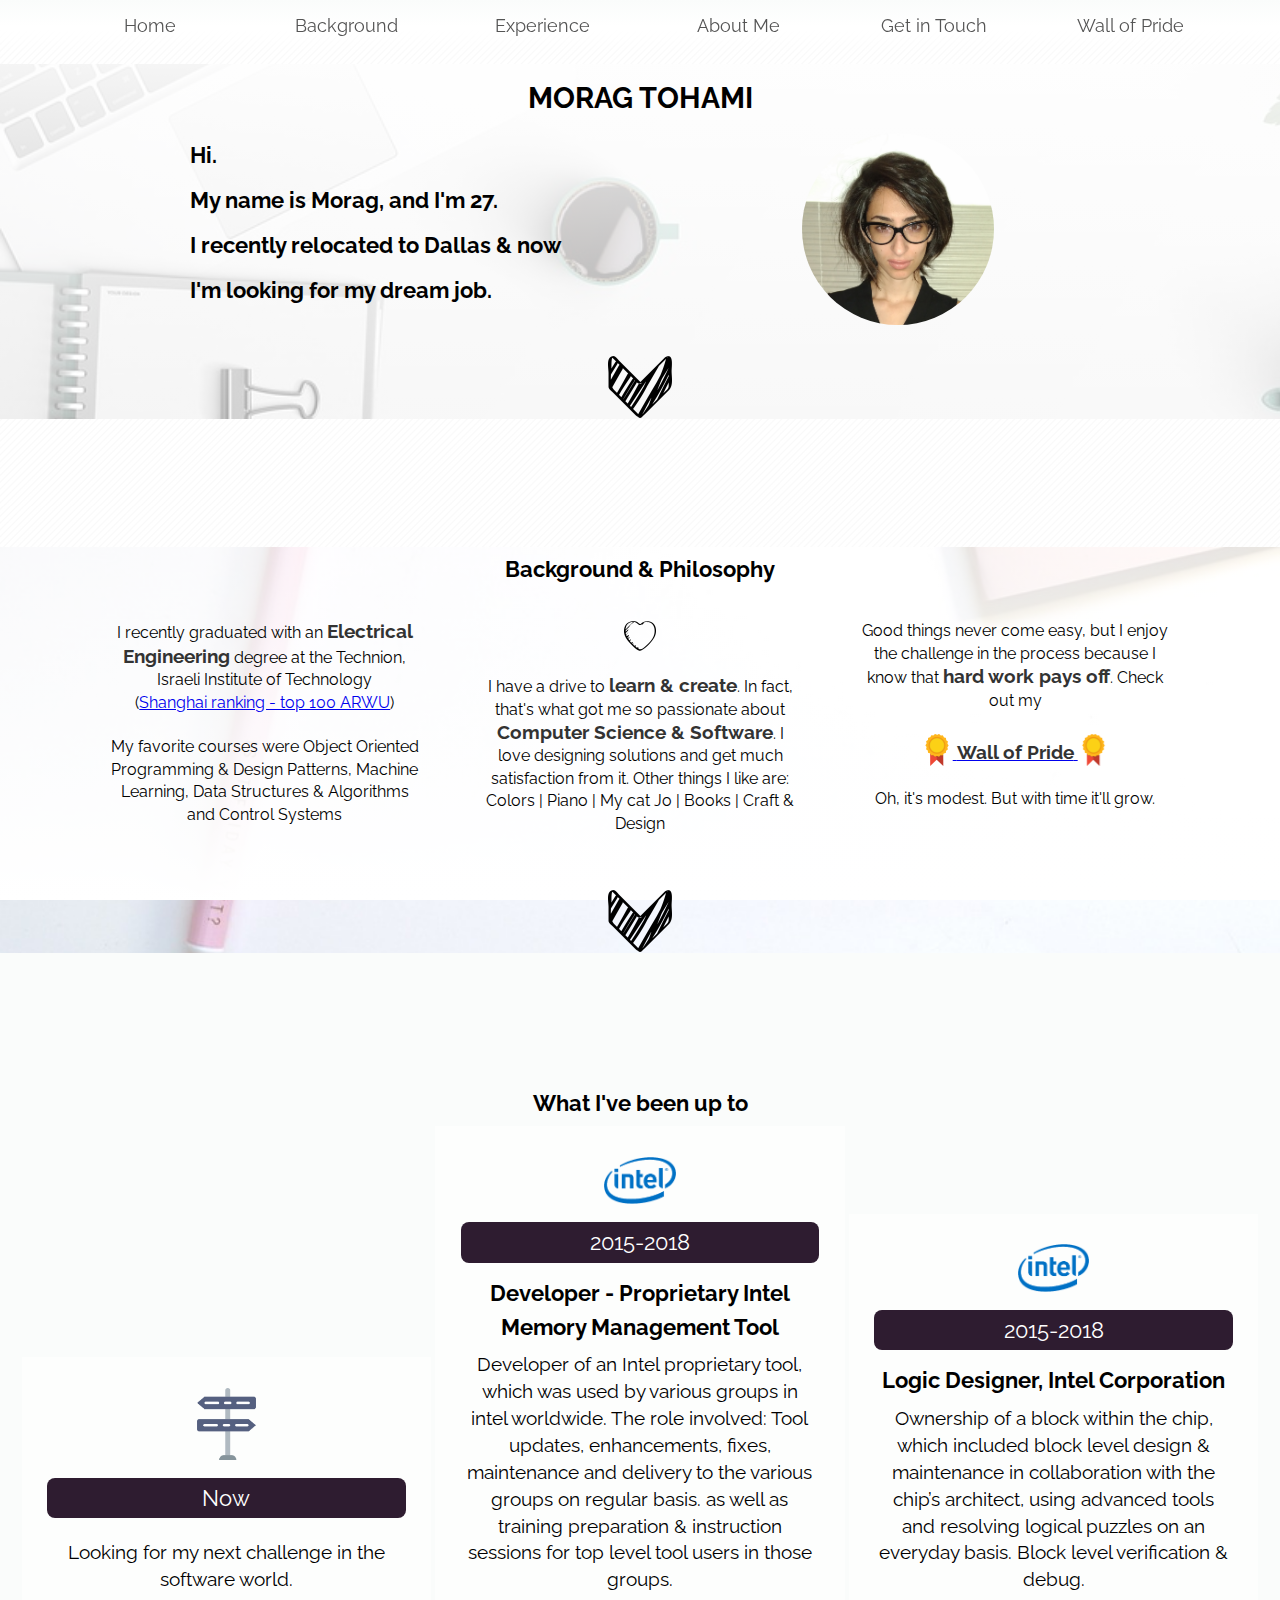
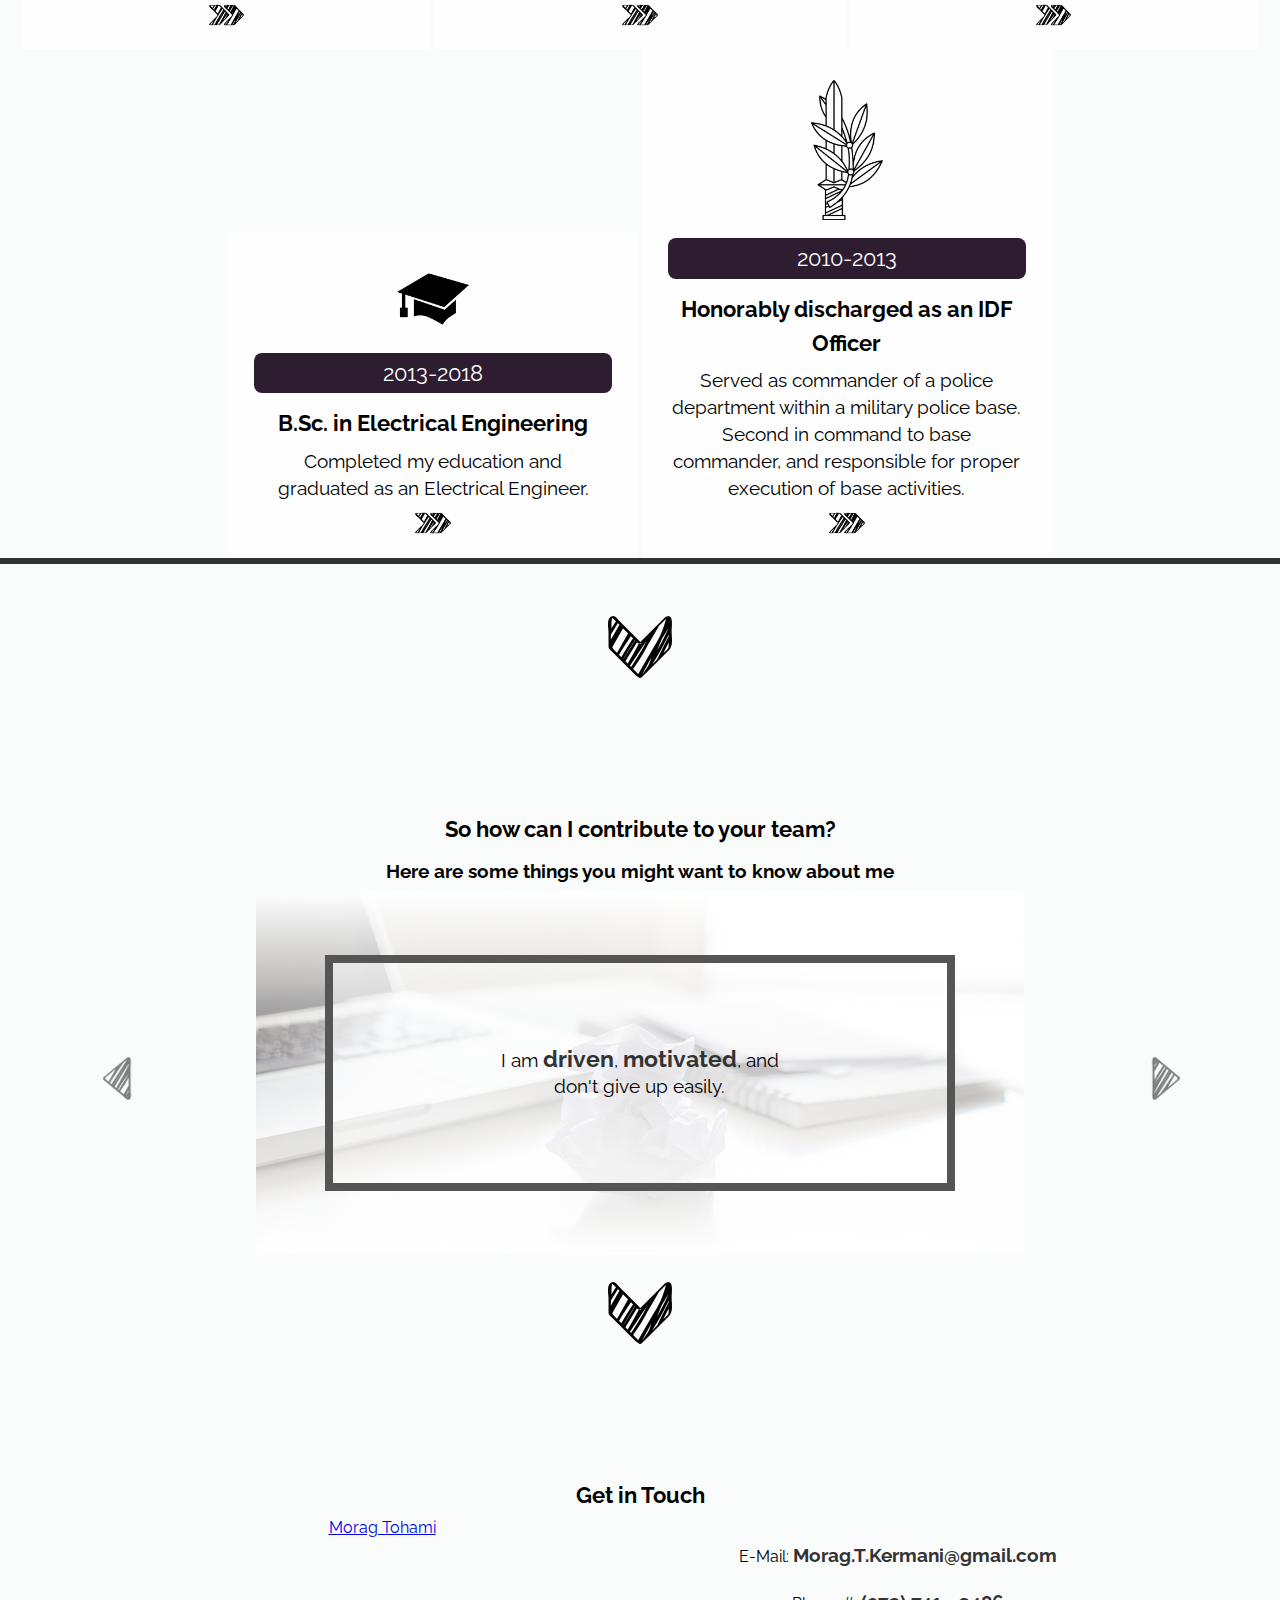
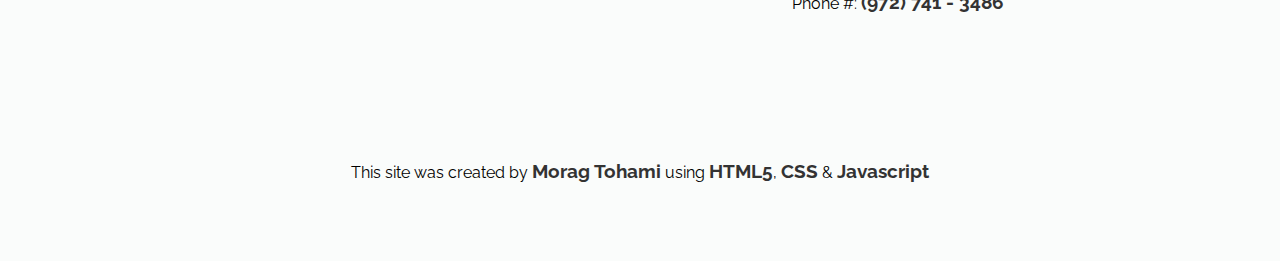
<file: index.html>
<!DOCTYPE html>
<html lang="en">
<head>
	<title>Morag Tohami</title>
	<link rel="stylesheet" href="css/cv.css">
	<meta charset="UTF-8">
	<meta name="viewport" content="width=device-width,initial-scale=1">

		<script>
			var cur=0;
			var contents = [
				"I am <b>driven</b>, <b>motivated</b>, and don't give up easily.",
				"I'm not afraid of learning new things. This makes me <b>adaptable</b> in changing environments.",
				"I believe in the power of combined minds. Therefore I'm a good <b>team member</b>.",
				"A true engineer, I focus on <b>finding solutions</b>.",
				"And lastly, I have a <b>positive</b> attitude."];
			var classes = ["drive", "learn", "team", "work", "happy"];

			function changeContent(whereTo){
				var contentBox = document.getElementById("carouselContent")
				var carouselElement = document.getElementById("carousel");
				carouselElement.classList.remove(classes[cur]);
				//update tracker
				if (whereTo=="next"){
					cur = (cur==4) ? 0 : cur+1 ;

				}else if (whereTo=="previous"){
					cur = (cur==0) ? 4 : cur-1 ;
				}
				//Updating Content
				contentBox.innerHTML = "<p>"+contents[cur]+"</p";
				//updating background image
				carouselElement.classList.add(classes[cur]);
			}

			function hideShowMenu() {
				  var x = document.getElementById("myLinks");
				  if (x.style.display === "block") {
				    x.style.display = "none";
				  } else {
				    x.style.display = "block";
				  }
			}
		</script>
</head>
<body>
	<header>
		<link rel="stylesheet" href="https://cdnjs.cloudflare.com/ajax/libs/font-awesome/4.7.0/css/font-awesome.min.css">
		<div class="topnav">
		  <a href="#intro" class="active" id="homeLinkNarrowScreen">Home</a>
		  <div id="myLinks">
		  	<a href="#intro" id="homeLinkWideScreen">Home</a>
			<a href="#bgPhilosophy"">Background</a>
			<a href="#experience"">Experience</a>
			<a href="#aboutMe"">About Me</a>
			<a href="#getInTouch"">Get in Touch</a>
			<a href="wallOfPride.html"">Wall of Pride</a>
		  </div>
		  <a href="javascript:void(0);" class="icon" id="burger" onclick="hideShowMenu()">
		    <i class="fa fa-bars"></i>
		  </a>
		</div> 
	</header>
	<div class="sectionWrapperLvl0" id="intro">
		<div class="sectionWrapperLvl1">
			<h1> MORAG TOHAMI</h1>
			<section class="cols_2 bottomLean">
				<h2 class="leftLean">Hi.<br>My name is Morag, and I'm 27.<br>I recently relocated to Dallas & now I'm looking for my dream job.</h2>
			</section>
			<section class="cols_2">
				<img src="images/profile.jpg" alt="Profile Picture" class="profile">
			</section>
			<a href="#bgPhilosophy"><img src="images/scrollDown.png" alt="scrollDownButton" class="scrollDownButton"></a>
		</div>
	</div>
	<div class="sectionWrapperLvl0" id="bgPhilosophy">
		<div class="sectionWrapperLvl1">
			<h2>Background & Philosophy</h2>
			<section class="cols_3">
				<p class="center">I recently graduated with an <b>Electrical Engineering</b> degree at the Technion, Israeli Institute of Technology<br>(<a href="http://www.shanghairanking.com/ARWU2018.html">Shanghai ranking - top 100 ARWU</a>)<br><br>
				My favorite courses were Object Oriented Programming & Design Patterns, Machine Learning, Data Structures & Algorithms and Control Systems</p>
			</section>
			<section class="cols_3">
				<p class="center"><img src="images/heart.png" alt="heart icon" class="heart"><br><br>I have a drive to <b>learn & create</b>. In fact, that's what got me so passionate about <b>Computer Science & Software</b>. I love designing solutions and get much satisfaction from it. Other things I like are:<br>Colors | Piano | My cat Jo | Books | Craft & Design</p>
			</section>
			<section class="cols_3" >
				<p class="center">Good things never come easy, but I enjoy the challenge in the process because I know that <b>hard work pays off</b>. Check out my<br><br><a href="wallOfPride.html"><img src="images/medal.png" alt="medal icon" class="medal"> <b>Wall of Pride</b> <img src="images/medal.png" alt="medal icon" class="medal"></a> <br><br>Oh, it's modest. But with time it'll grow.</p>
			</section>
			<a href="#experience"><img src="images/scrollDown.png" alt="scrollDownButton" class="scrollDownButton"></a>
		</div>
	</div>
	<div class="sectionWrapperLvl0" id="experience">
		<div class="sectionWrapperLvl1">
			<h2>What I've been up to</h2>
			<section class="timelineSlot">
				<img class="timelineIcon" src="images/roadsigns.png" alt="Where to go">
				<p class="timelineYear">Now</p>
				<p class="timelineShort"></p>
				<p class="timelineLong">Looking for my next challenge in the software world.</p>
				<img class="timelineArrows" src="images/twoArrows.png" alt="arrowsRight">
			</section>
			<section class="timelineSlot">
				<img class="timelineIcon" src="images/IntelLogo.png" alt="Intel Corporation logo">
				<p class="timelineYear">2015-2018</p>
				<p class="timelineShort">Developer - Proprietary Intel Memory Management Tool</p>
				<p class="timelineLong">Developer of an Intel proprietary tool, which was used by various groups in intel worldwide. The role involved: Tool updates, enhancements, fixes, maintenance and delivery to the various groups on regular basis. as well as training preparation & instruction sessions for top level tool users in those groups.</p>
				<img class="timelineArrows" src="images/twoArrows.png" alt="arrowsRight">
			</section>
			<section class="timelineSlot">
				<img class="timelineIcon" src="images/IntelLogo.png" alt="Intel Corporation logo">
				<p class="timelineYear">2015-2018</p>
				<p class="timelineShort">Logic Designer, Intel Corporation</p>
				<p class="timelineLong">Ownership of a block within the chip, which included block level design & maintenance in collaboration with the chip’s architect, using advanced tools and resolving logical puzzles on an everyday basis. Block level verification & debug.</p>
				<img class="timelineArrows" src="images/twoArrows.png" alt="arrowsRight">
			</section>
			<section class="timelineSlot">
				<img class="timelineIcon" src="images/cap.png" alt="Graduation Cap">
				<p class="timelineYear">2013-2018</p>
				<p class="timelineShort">B.Sc. in Electrical Engineering</p>
				<p class="timelineLong">Completed my education and graduated as an Electrical Engineer.</p>
				<img class="timelineArrows" src="images/twoArrows.png" alt="arrowsRight">
			</section>
			<section class="timelineSlot">
				<img class="timelineIcon" src="images/hagana.png" alt="IDF symbol">
				<p class="timelineYear">2010-2013</p>
				<p class="timelineShort">Honorably discharged as an IDF Officer</p>
				<p class="timelineLong"> Served as commander of a police department within a military police base. Second in command to base commander, and responsible for proper execution of base activities.</p>
				<img class="timelineArrows" src="images/twoArrows.png" alt="arrowsRight">
			</section>						
			<img src="images/line.png" class="timeline"> 
			<a href="#aboutMe"><img src="images/scrollDown.png" alt="scrollDownButton" class="scrollDownButton"></a>
		</div>	
	</div>
	<div class="sectionWrapperLvl0" id="aboutMe">
		<div class="sectionWrapperLvl1">
			<h2>So how can I contribute to your team?</h2>
				<h3>Here are some things you might want to know about me</h3>
				<div class="carousel drive" id="carousel">
					<section id="prevButton">
						<img src="images/previous.png" onclick="changeContent('previous')" alt="go to previous content button" class="left">
					</section>
					<section id="carouselContent">
						<p>I am <b>driven</b>, <b>motivated</b>, and don't give up easily.</p>
					</section>
					<section id="nextButton">
						<img src="images/next.png" onclick="changeContent('next')" alt="go to next content button" class="right">
					</section>
				</div>
				<a href="#getInTouch"><img src="images/scrollDown.png" alt="scrollDownButton" class="scrollDownButton"></a>
		</div>	
	</div>
	<div class="sectionWrapperLvl0" id="getInTouch">
		<div class="sectionWrapperLvl1">
			<h2>Get in Touch</h2>
			<section class="cols_2">
				<script type="text/javascript" src="https://platform.linkedin.com/badges/js/profile.js" async defer></script>
				<div class="LI-profile-badge pcView"  data-version="v1" data-size="large" data-locale="en_US" data-type="horizontal" data-theme="light" data-vanity="morag-tohami"><a class="LI-simple-link" href='https://www.linkedin.com/in/morag-tohami?trk=profile-badge'>Morag Tohami</a></div>
				<div class="LI-profile-badge mobileView"  data-version="v1" data-size="medium" data-locale="en_US" data-type="vertical" data-theme="light" data-vanity="morag-tohami"><a class="LI-simple-link" href='https://www.linkedin.com/in/morag-tohami?trk=profile-badge'>Morag Tohami</a></div>
			</section>
			<section class="cols_2 ">
				<p class="center"><br>E-Mail: <b>Morag.T.Kermani@gmail.com</b><br><br>Phone #: <b>(972) 741 - 3486</b></p>
			</section>
		</div>	
	</div>
	<div class="sectionWrapperLvl0">
		<div class="sectionWrapperLvl1">
			<p class="center" >This site was created by <b>Morag Tohami</b> using <b>HTML5</b>, <b>CSS</b> & <b>Javascript</b></p>
		</div>	
	</div>
</body>
</html>
</file>
<file: css/cv.css>
@import url('https://fonts.googleapis.com/css?family=Josefin+Sans|Raleway');

*{
	margin:0;
	padding:0;
}
html{
	scroll-behavior: smooth;
}


body{
	/* Text related */
	text-align: center;
	font-family: 'Raleway', sans-serif;
/*	font-family: 'Josefin Sans', sans-serif;*/

	/* Colors */
	background-color: #FAFCFB;
	background-image: linear-gradient(#FFFFFFCC, #FFFFFFCC), url("../images/stripes.jpg");
	background-attachment: fixed;
	background-repeat: repeat;
}

header{
	/* Box related */
	display: block;
	width: 100%;
	margin: 0 auto;
	position: fixed;

	/* Colors */
	background-image: #B1A8B155;
	background: linear-gradient(#FAFCFB, #FFFFFF, #FFFFFF11);
	z-index: 10;	
	text-align: center;
}

#homeLinkNarrowScreen{
	display: none;
}

#burger{
	display: none;
}
.topnav a {
	display: inline-block;
	width: 15%;
	color: #555555;
	text-decoration: none;
	font-size: 130%;
	line-height: 300%;
}

nav{
	/* Box related */
	display:none;
	line-height: 400%;
}

nav a:visited, nav a:link{
	/* Box related */
	display: inline-block;
	width: 15%;
	/* Text related */
	font-size: 100%;
	color: #555555;
	text-decoration: none;
	transition: color 1s;
	transition-timing-function: linear;
}

nav a:hover{
	/* Text related */
	color: #000000;
	font-weight: bold;
}

div.sectionWrapperLvl0{
	/* Box related */ 
	display: block;
	padding: 5% 0% 5% 0%;
	margin: 0% 0% 0% 0%;
}

div.sectionWrapperLvl1{
	/* Box related */ 
	display: block;
	/*margin: 3% 0% 3% 0%;*/
	margin-top: auto;
	margin-bottom: auto;
	position: relative;
}

div.certificate{
	position: relative;
	text-align: left;
}

div.certificateText{
	display: inline-block;
	width: 40%;
	position: absolute;
	top: 15%;
	left: 10%;
	font-size: 120%;
	font-family: 'Raleway', sans-serif;
}
.certificate img{
	display: inline-block;
	width: 80%;
}

img.profile{
	display: inline-block;
	width: 50%;
	border-radius: 50%;
}

img.medal{
	display: inline-block;
	width: 10%;
	margin-bottom: -2%;
}

img.heart{
	display: inline-block;
	width: 10%;
	margin-bottom: -2%;
}

img.scrollDownButton{
	display: block;
	width: 3%;
	margin: 0 auto;
	padding-top: 2%;

	animation-name: hoppin;
	-webkit-animation-name: hoppin;	

	animation-duration: 4s;	
	-webkit-animation-duration: 4s;

	animation-timing-function: ease;	
	-webkit-animation-timing-function: ease;

	animation-iteration-count: infinite;	
	-webkit-animation-iteration-count: infinite;

	visibility: visible !important;	
}

@keyframes hoppin{
	0% {
		transform: translateY(0%);
	}
	50%{
		transform: translateY(15%);
	}
	100%{
		transform: translateY(0%);
	}	
}

/* sectionWrapperLvl1 divs */
#intro .sectionWrapperLvl1{
	background: linear-gradient(#FFFFFFFF, #FFFFFF99, #FFFFFFFF) , url("../images/mintDesktop.jpg");
	background-repeat: no-repeat;
	background-attachment: fixed;
	background-size: cover;
}

#bgPhilosophy .sectionWrapperLvl1{
	background: linear-gradient(#FFFFFFFF, #FFFFFF99, #FFFFFFFF) , url("../images/craftbg.jpg");
	background-repeat: no-repeat;
	background-attachment: fixed;
	background-size: cover;
}

#experience .sectionWrapperLvl1{
	background: linear-gradient(#FFFFFFFF, #FFFFFFCC, #FFFFFFFF) , url("../images/calendar.jpg");
	background-repeat: no-repeat;
	background-attachment: fixed;
	background-size: cover;
}

/*#aboutMe .sectionWrapperLvl1{
	background: linear-gradient(#FFFFFFFF, #FFFFFF99, #FFFFFFFF) , url("../images/orangeDesktop.jpg");
	background-repeat: no-repeat;
	background-attachment: fixed;
	background-size: cover;
}*/

#carousel{
	display: inline-block;
	padding: 5% 0% 5% 0%;
	width: 60%;
	vertical-align: middle;
}
#carousel.drive{
	background: linear-gradient(#FFFFFFFF, #FFFFFF66, #FFFFFFFF) , url("../images/drive.jpg");
	background-repeat: no-repeat;
	background-size: cover;
	background-position: 100% 100%;

}
#carousel.learn{
	background: linear-gradient(#FFFFFFFF, #FFFFFF66, #FFFFFFFF) , url("../images/learn.jpg");
	background-repeat: no-repeat;
	background-size: cover;
}
#carousel.team{
	background: linear-gradient(#FFFFFFFF, #FFFFFF66, #FFFFFFFF) , url("../images/teamwork.jpg");
	background-repeat: no-repeat;
	background-size: cover;
}
#carousel.work{
	background: linear-gradient(#FFFFFFFF, #FFFFFF66, #FFFFFFFF) , url("../images/work.jpg");
	background-repeat: no-repeat;
	background-size: cover;

}
#carousel.happy{
	background: linear-gradient(#FFFFFFFF, #FFFFFF66, #FFFFFFFF) , url("../images/happy.jpg"); 
	background-repeat: no-repeat;
	background-size: cover;
	background-position: 100% 100%;

}

#getInTouch .sectionWrapperLvl1{
	background: linear-gradient(#FFFFFFFF, #FFFFFF66, #FFFFFFFF) , url("../images/orangeDesktop.jpg");
	background-repeat: no-repeat;
	background-attachment: fixed;
	background-size: cover;
}

section.cols_2{
	display: inline-block;
	width: 30%;
	margin: 0% 5% 0% 5%;
	vertical-align: top;
}
section.cols_3{
	display: inline-block;
	width: 25%;
	margin: 2% 2% 2% 2%;
	vertical-align: top;
}

.carousel section{
	display: inline-block;
	width: 8%;
	vertical-align: center;
	
}
#prevButton{
	position: absolute;
	left: 5%;
	top: 45%;
}
#nextButton{
	position: absolute;
	right: 5%;
	top: 45%;
}
#carouselContent{
	width: 80%;
	padding: 10% 0% 10% 0%;
	border: solid 8px #555555;
	background-image: linear-gradient(#FFFFFF88, #FFFFFF88);
}

#carouselContent p{
	display: inline-block;
	width: 50%;
	font-size: 200%;
	text-align: center;
}

.carousel img{
	display: inline-block;
	width: 30%;
	opacity: 0.5;
}
.carousel img.left{
	position: relative;
	left: 3%;
	animation-name: moveLeft;
	-webkit-animation-name: moveLeft;	

	animation-duration: 3s;	
	-webkit-animation-duration: 3s;

	animation-timing-function: ease;	
	-webkit-animation-timing-function: ease;

	animation-iteration-count: infinite;	
	-webkit-animation-iteration-count: infinite;

	visibility: visible !important;	
}
.carousel img.right{
	animation-name: moveRight;
	-webkit-animation-name: moveRight;	

	animation-duration: 3s;	
	-webkit-animation-duration: 3s;

	animation-timing-function: ease;	
	-webkit-animation-timing-function: ease;

	animation-iteration-count: infinite;	
	-webkit-animation-iteration-count: infinite;

	visibility: visible !important;	
}

@keyframes moveLeft{
	0% {
		transform: translateX(0%);
		opacity: 0.3;
	}
	50%{
		transform: translateX(-40%);
		opacity: 1;
	}
	100%{
		transform: translateX(0%);
		opacity: 0.3;
	}		
}

@keyframes moveRight{
	0% {
		transform: translateX(0%);
		opacity: 0.3;
	}
	50%{
		transform: translateX(40%);
		opacity: 1;
	}
	100%{
		transform: translateX(0%);
		opacity: 0.3;
	}	
}

/* Text Related */
h1{
	display: block;
	font-size: 240%;
	text-shadow: none;
	line-height: 240%;
}
h2{
	display: block;
	font-size: 200%;
	text-shadow: none;
	line-height: 200%;
}
h3{
	display: block;
	font-size: 140%;
	text-shadow: none;
	line-height: 200%;
}
h4{
	display: block;
	font-size: 100%;
	text-shadow: none;
	line-height: 200%;
}

p{
	display: block;
	font-size: 140%;
	text-shadow: none;
	line-height: 140%;
	text-align: left;
	padding: 1% 1% 1% 1%;
}

p.timelineLong{
	font-size: 120%;
}
cite{
	font-style: italic; 
	font-size: 140%;
}

p.stripe{
	display: block;
	color: #FFFFFF;
	background-color: #2E1C3055;
	text-align: center;
}
b{
	font-weight: bolder;
	font-size: 120%;
	color: #333333;
}
.rightLean{
	text-align: right;
}
.center{
	text-align: center;
}
.leftLean{
	text-align: left;
}
.bottomLean{
	vertical-align: bottom;
}
.midLean{
	vertical-align: middle;
}
section.timelineSlot{
	display: inline-block;
	width: 14%;
	padding: 1% 2% 1% 2%;
	background-color: #FFFFFF88;
	/*border: solid 2px black;*/
}

img.timeline{
	display: block;
	width: 100%;	
	margin: 0 auto;
	padding-bottom: 2%;
}

img.timelineIcon{
	display: block;
	width: 30%;
	margin: 0 auto;
	padding: 5% 0% 5% 0%;
}

img.timelineArrows{
	display: inline-block;
	width: 10%;
}

p.timelineYear, p.timelineShort, p.timelineLong{
	text-align: center;
}

p.timelineYear{
	font-size: 160%;
	line-height: 180%;
	background-color: #2E1C30;
	border-radius: 8px;
	padding: 0% 5% 0% 5%;
	margin-bottom: 3%;
	color: #FFFFFF;
}

p.timelineShort{
	font-size: 140%;
	line-height: 150%;
	font-weight: bold;
}

iframe{
	display: inline-block;
	width: 100%;
}

.pcView {
	display: inline-block;
	text-align: left;
	margin-bottom: 5%;
}

.mobileView{
	display: none;
}

@media screen and (max-width: 1500px){

	.topnav a {
		font-size: 110%;
	}
	/*a:visited, nav a:link{
		font-size: 100%;
	}*/
	h1{
		font-size: 180%;
	}
	h2{
		font-size: 140%;
	}
	h3{
		font-size: 120%;
	}
	h4{
		font-size: 80%;
	}
	p{
		font-size: 100%;
	}
	p.timelineYear{
		font-size: 140%;
		line-height: 180%;
	}
	section.timelineSlot{
		width: 28%;
		padding: 1% 2% 1% 2%;
	}
	img.timelineIcon{
		width: 20%;
	}
	#carouselContent p{
		display: inline-block;
		width: 50%;
		font-size: 120%;
		text-align: center;
	}
	div.certificateText{
		font-size: 90%;
	}
	img.scrollDownButton{
		width: 5%;
	}
}


@media screen and (max-width: 800px){
	.topnav a {
		font-size: 80%;
	}
	/*a:visited, nav a:link{
		font-size: 80%;
	}*/
	h1{
		font-size: 180%;
	}
	h2{
		font-size: 140%;
	}
	h3{
		font-size: 120%;
	}
	h4{
		font-size: 80%;
	}
	p{
		font-size: 100%;
	}
	p.timelineYear{
		font-size: 140%;
		line-height: 180%;
	}
	section.timelineSlot{
		width: 60%;
		padding: 1% 2% 1% 2%;
	}
	img.timelineIcon{
		width: 15%;
	}
	img.timelineArrows{
		padding-bottom: 5%;
	}
	img.notLastTimeline{
		display: block;
	}
	#carouselContent p{
		display: inline-block;
		width: 50%;
		font-size: 120%;
		text-align: center;
	}
	div.certificateText{
		font-size: 90%;
	}
	section.cols_2{
		display: inline-block;
		width: 80%;
		margin: 0% 5% 0% 5%;
		vertical-align: top;
	}
	section.cols_3{
		display: inline-block;
		width: 80%;
		margin: 2% 2% 2% 2%;
		vertical-align: top;
	}
	img.scrollDownButton{
		width: 7%;
	}
}

@media screen and (max-width: 600px){
	nav{
		display: none;
	}
	#homeLinkNarrowScreen{
		display: block;
	}
	#homeLinkWideScreen{
		display: none;
	}

	#burger{
		display: block;
		position: absolute;
		top: 0%;
		right: 0%;
		width: 5%;
	}
	.topnav {
		overflow: hidden;
		background-color: #000000BB;
		position: relative;
	}

	/* Hide the links inside the navigation menu (except for logo/home) */
	.topnav #myLinks {
		display: none;
	}

	/* Style navigation menu links */
	.topnav a {
		text-decoration: none;
		font-size: 80%;
		display: block;
		margin: 0 auto;
		width: 100%;
		padding-left: 5%;
		text-align: left;
		line-height: 250%;
		color: #FFFFFF;
	}

	/* Style the hamburger menu */
	.topnav a.icon {
		background: black;
		display: block;
		position: absolute;
		right: 0;
		top: 0;
	}

	/* Add a grey background color on mouse-over */
	.topnav a:hover {
		background-color: #FFFFFF;
		color: #333333;
		font-weight: bolder;
	}

	/* Style the active link (or home/logo) */
	.active {
		background-color: #777777;
		color: white;
	}

	h1{
		font-size: 180%;
	}
	h2{
		font-size: 140%;
	}
	h3{
		font-size: 120%;
	}
	h4{
		font-size: 80%;
	}
	p{
		font-size: 100%;
	}
	p.timelineYear{
		font-size: 140%;
		line-height: 180%;
	}
	section.timelineSlot{
		width: 60%;
		padding: 1% 2% 1% 2%;
	}
	img.timelineIcon{
		width: 15%;
	}
	img.timelineArrows{
		padding-bottom: 5%;
	}
	img.notLastTimeline{
		display: block;
	}
	#carouselContent p{
		display: inline-block;
		width: 50%;
		font-size: 120%;
		text-align: center;
	}
	div.certificateText{
		font-size: 90%;
	}
	section.cols_2{
		display: inline-block;
		width: 80%;
		margin: 0% 5% 0% 5%;
		vertical-align: top;
	}
	section.cols_3{
		display: inline-block;
		width: 80%;
		margin: 2% 2% 2% 2%;
		vertical-align: top;
	}
	img.scrollDownButton{
		width: 7%;
	}
	.pcView {
		display: none;
	}
	.mobileView{
		display: inline-block;
		margin-bottom: 5%;
	}
}
</file>
